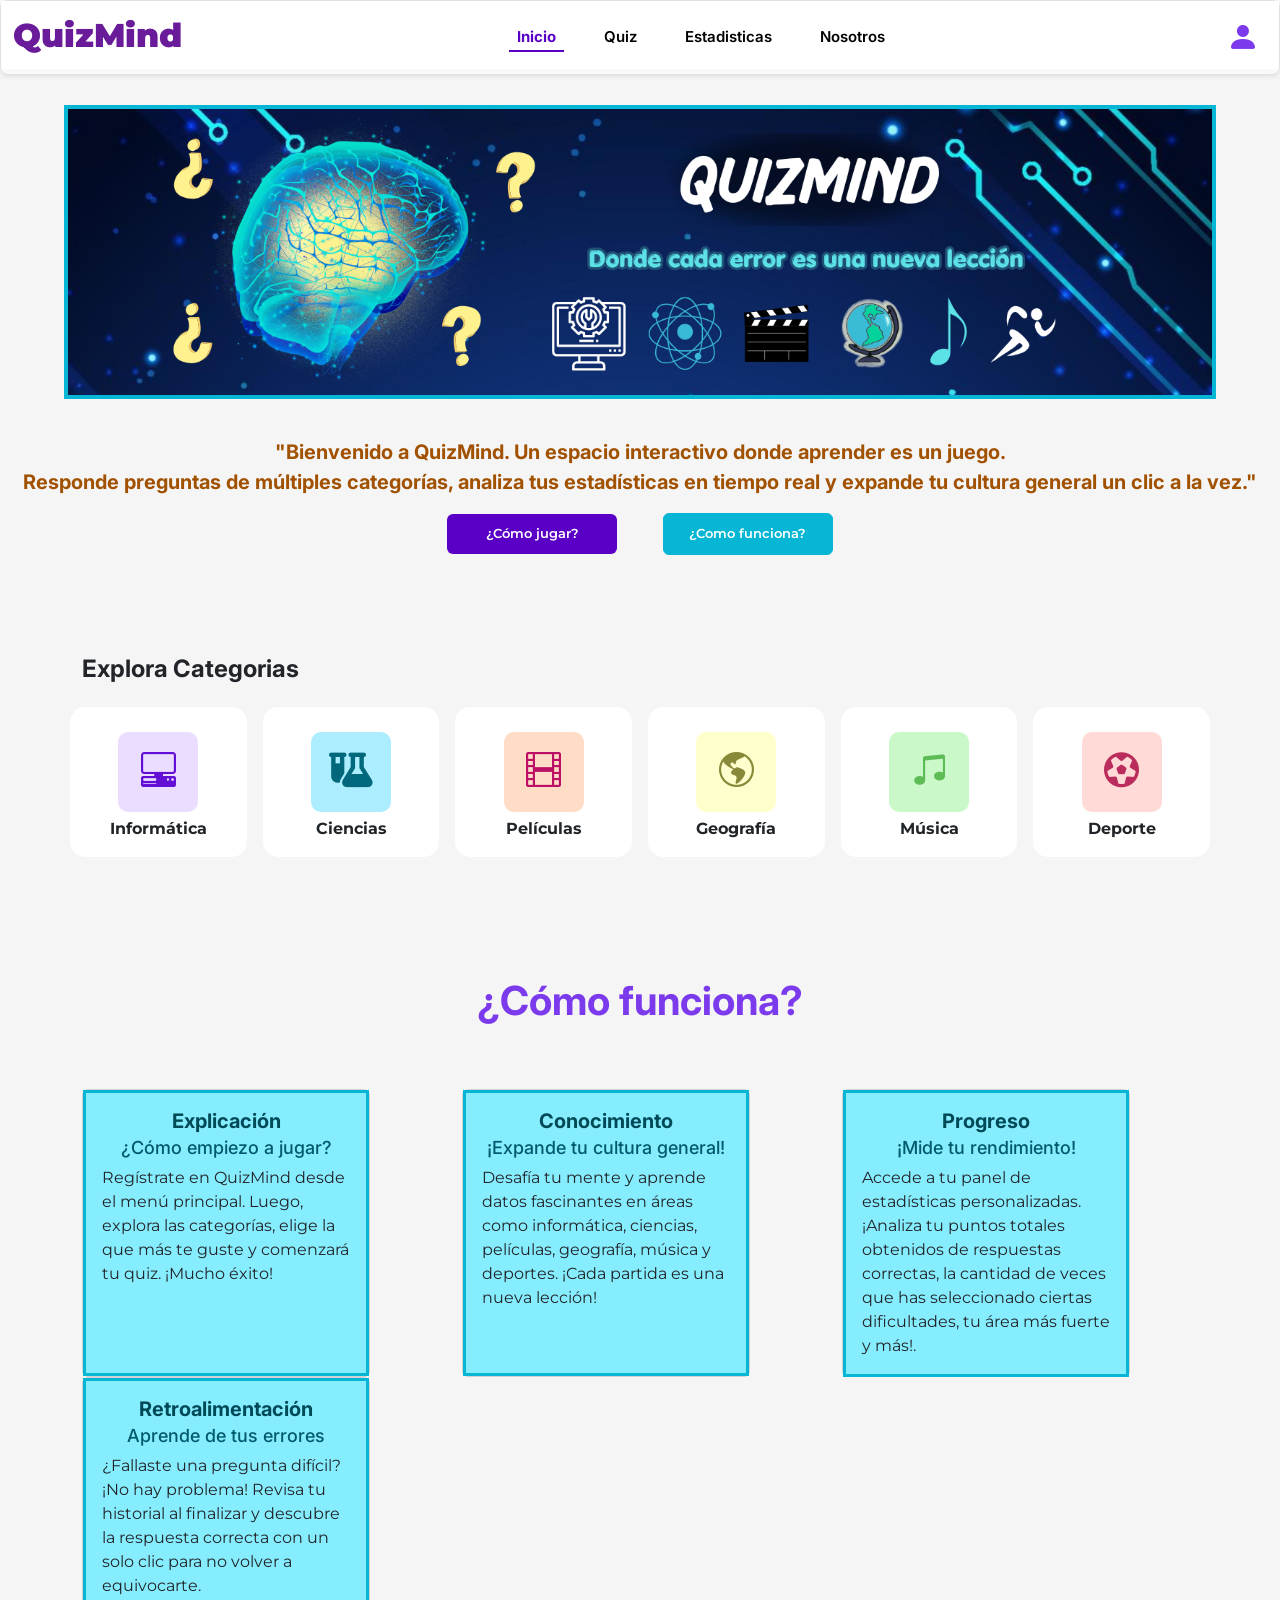
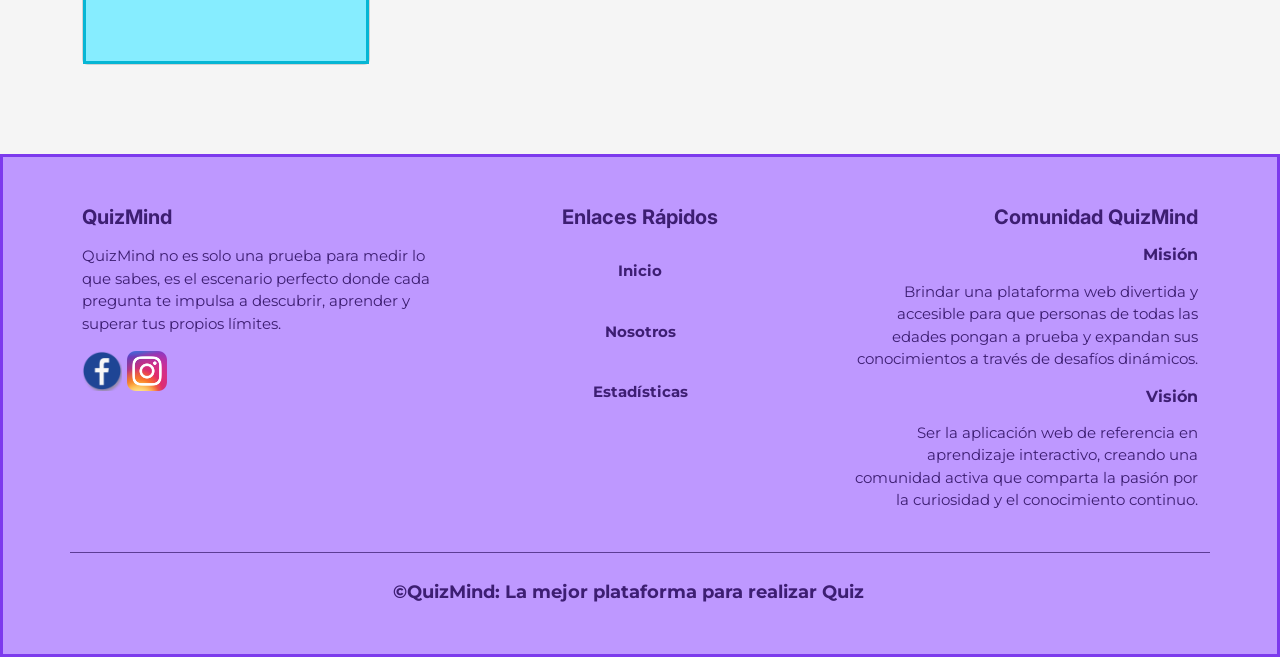
<file: index.html>
<!doctype html>
<html lang="es">
  <head>
    <meta charset="utf-8">
    <meta name="viewport" content="width=device-width, initial-scale=1">
    <title>Index</title>
    <link href="https://cdn.jsdelivr.net/npm/bootstrap@5.3.8/dist/css/bootstrap.min.css" rel="stylesheet" integrity="sha384-sRIl4kxILFvY47J16cr9ZwB07vP4J8+LH7qKQnuqkuIAvNWLzeN8tE5YBujZqJLB" crossorigin="anonymous">
    <link rel="stylesheet" href="/Css/style.css">

    <link rel="stylesheet" href="https://cdn.jsdelivr.net/npm/bootstrap-icons@1.11.3/font/bootstrap-icons.min.css">
    <link rel="stylesheet" href="https://cdnjs.cloudflare.com/ajax/libs/font-awesome/6.5.2/css/all.min.css" />

    <link href="https://fonts.googleapis.com/css2?family=Inter:wght@300;400;600;700&display=swap" rel="stylesheet">
    <link href="https://fonts.googleapis.com/css2?family=Montserrat:wght@400;500;600;700&display=swap" rel="stylesheet">

    <link rel="preconnect" href="https://fonts.googleapis.com">
    <link rel="preconnect" href="https://fonts.gstatic.com" crossorigin>
  </head>
<body>
  <!--Barra de navegación-->
  <nav class="navbar navbar-expand-lg bg-body-tertiary p-0 bg-white border rounded-3 shadow-sm">
    <div class="container-fluid barra-navegacion">
      <a class="navbar-brand m-0" href="/index.html" style="z-index: 2;">
        <h1 class="titulo-principal">QuizMind</h1>
      </a>

      <button style="background-color: white;" class="navbar-toggler" type="button" data-bs-toggle="collapse" data-bs-target="#navbarSupportedContent" aria-controls="navbarSupportedContent" aria-expanded="false" aria-label="Toggle navigation">
        <span class="navbar-toggler-icon"></span>
      </button>
      
      <div class="collapse navbar-collapse" id="navbarSupportedContent">
        
        <div class="flex-lg-fill d-none d-lg-block"></div>

        <ul class="navbar-nav nav-underline mx-auto mb-2 mb-lg-0"> 
          <li class="nav-item texto-color">
            <a class="nav-link mx-2 active link-index" aria-current="page" href="/index.html">Inicio</a>
          </li>
          <li class="nav-item texto-color">
            <a class="nav-link mx-2" id="link-quiz-desde-index" href="#">Quiz</a>
          </li>
          <li class="nav-item texto-color">
            <a class="nav-link mx-2" href="/estadisticas.html">Estadisticas</a>
          </li>
          <li class="nav-item texto-color">
            <a class="nav-link mx-2" href="/nosotros.html">Nosotros</a>
          </li>
        </ul>
        
        <ul class="navbar-nav d-flex align-items-center justify-content-end flex-lg-fill" id="seccion-login"> 
          <li class="nav-item texto-color">
            <a class="nav-link link-opacity-50 link-opacity-100-hover" href="#" data-bs-toggle="modal" data-bs-target="#modalComentarios">
              <i class="bi bi-person-fill fs-2 i-login"></i>
            </a>
          </li>
        </ul>

        <ul class="navbar-nav d-flex align-items-center justify-content-end flex-lg-fill icono-sesionCorrecta" id="icono-sesion-correcta"> 
          <li class="nav-item texto-color">
            <i class="bi bi-person-check-fill fs-2" style="color: #1fb7e9; padding-right: 15px;"></i>
          </li>
        </ul>

      </div>
    </div>
  </nav>

  <!--Modal login: -->
  <div class="modal fade " id="modalComentarios" tabindex="-1" aria-labelledby="modalComentariosLabel" aria-hidden="true">
    <div class="modal-dialog">
      <div class="modal-content text-dark">
        <form id="login">
          <div class="modal-header fondo-titulo">
            <p class="fw-bold titulo-sesion mb-0" id="modalComentariosLabel">Registrate</p>
            <button type="button" class="btn-close" data-bs-dismiss="modal" aria-label="Close"></button>
          </div>
          
          <div class="modal-body">
            <label for="loginUser" class="form-label fw-bold">Usuario</label>
            <input type="text" class="form-control form-control-sm mb-3" id="loginUser" placeholder="Nombre de usuario" name="nombre" required>
            
            <label for="loginEmail" class="form-label fw-bold">Correo electrónico</label>
            <input type="email" class="form-control form-control-sm mb-3" id="loginEmail" placeholder="Correo existente" name="gmail" required>
            
            <label for="loginPassword" class="form-label fw-bold">Contraseña</label>
            <input type="password" class="form-control form-control-sm mb-3" id="loginPassword" placeholder="Contraseña" name="contraseña" required>
          </div>
          
          <div class="modal-footer color-btn">
            <div class="d-grid gap-2 col-10 mx-auto">
              <button type="submit" class="btn btn-md" id="btn-enviar"  style="background-color: #7C3AED; color: white;">Enviar</button>
            </div>
          </div>
        </form>
      </div>
    </div>
  </div>
  <!--Contenedor para eliminar la cuenta-->
  <div id="contenedorModalEliminar"></div>

  <!--Banner-->
  <div class="container-fluid p-0 m-0 d-flex justify-content-center">
    <div class="row">
      <div class="col-12"> 
        <picture>
            <source media="(max-width: 668px)" srcset="/Img/Banner Proyecto Quiz Interactivo.png">
            <img src="/Img/Banner Proyecto Quiz Interactivo.png" class="img-fluid img-banner mx-auto d-block" alt="Banner de QuizMind">
        </picture>
        <p class="banner-description">"Bienvenido a QuizMind. Un espacio interactivo donde aprender es un juego. </br>Responde preguntas de múltiples categorías, 
        analiza tus estadísticas en tiempo real y expande tu cultura general un clic a la vez."</p>
      </div>
      <div class="col-12 text-center">
        <button class="btn1" id="botonQuizRapido">¿Cómo jugar?</button>
        <button class="btn2" id="btn-comofunciona">¿Como funciona?</button> 
      </div>
      <div id="contenedorModal"></div>
    </div>
  </div>
  <!--Contenedor para el mensaje al crearse una cuenta-->
  <div class="seccion-alerta" id="alerta"></div>

  <!--Sección de categorias-->

  <div class="container" id="seccion-categorias">
    <div id="titulo-categorias">
      <h4 style="font-family: Inter, sans-serif;">Explora Categorias</h4>
    </div>
    <div class="row row-cols-7 gap-3 text-center columnas-categorias">

      <div class="col col-categorias justify-content-center">
        <a href="#" class="text-decoration-none text-reset" id="cInformatica">
          <div id="icono1" class="mx-auto seccion-icono">
            <i class="bi bi-pc-display-horizontal icono-diseño"></i>
          </div>
          <div class="categorias-descripcion">
            <p class="mb-0" style="font-family: Montserrat, sans-serif;">Informática</p> 
          </div>
        </a>
      </div>

      <div class="col col-categorias justify-content-center">
        <a href="#" class="text-decoration-none text-reset" id="cCiencia">
          <div id="icono2" class="mx-auto seccion-icono">
            <i class="fa-solid fa-flask-vial icono-diseño"></i>
          </div>

          <div class="categorias-descripcion">
            <p style="font-family: Montserrat, sans-serif;">Ciencias</p>
          </div>
        </a>
      </div>

      <div class="col col-categorias justify-content-center">
        <a href="#" class="text-decoration-none text-reset "id="cPeliculas">
          <div id="icono3" class="mx-auto seccion-icono">
            <i class="bi bi-film icono-diseño"></i>
          </div>

          <div class="categorias-descripcion">
            <p style="font-family: Montserrat, sans-serif;">Películas</p>
          </div>
        </a>
      </div>

      <div class="col col-categorias justify-content-center">
        <a href="#" class="text-decoration-none text-reset "id="cGeografia">
          <div id="icono4" class="mx-auto seccion-icono">
            <i class="bi bi-globe-americas icono-diseño"></i>
          </div>

          <div class="categorias-descripcion">
            <p style="font-family: Montserrat, sans-serif;">Geografía</p>
          </div>
        </a>
      </div>

      <div class="col col-categorias justify-content-center">
        <a href="#" class="text-decoration-none text-reset "id="cMusica">
          <div id="icono5" class="mx-auto seccion-icono">
            <i class="bi bi-music-note-beamed icono-diseño"></i>
          </div>

          <div class="categorias-descripcion">
            <p style="font-family: Montserrat, sans-serif;">Música</p>
          </div>
        </a>
      </div>

      <div class="col col-categorias justify-content-center">
        <a href="#" class="text-decoration-none text-reset "id="cDeportes">
          <div id="icono6" class="mx-auto seccion-icono">
            <i class="fa-regular fa-futbol icono-diseño"></i>
          </div>

          <div class="categorias-descripcion">
            <p style="font-family: Montserrat, sans-serif;">Deporte</p>
          </div>
        </a>
      </div>

    </div>
  </div>

  <!--Contenedor para el Modal de Selección de Dificultad-->
  <div id="contenedorModalDificultad"></div>

  <br><br><br><br><br>

  <!--Sección Como funciona-->
<h1>¿Cómo funciona?</h1>
<div class="container">
  <div class="row contenido-tarjeta">
    <div class="col"> 
      <div class="card"> 
        <div class="card-body">
          <h5 class="card-title">Explicación</h5>
          <h6 class="card-subtitle mb-2">¿Cómo empiezo a jugar?</h6>
          <p class="card-text">Regístrate en QuizMind desde el menú principal. 
            Luego, explora las categorías, elige la que más te guste y comenzará tu quiz. ¡Mucho éxito!
          </p>
        </div>
      </div>
    </div>
    <div class="col">
      <div class="card"> 
        <div class="card-body">
          <h5 class="card-title">Conocimiento</h5>
          <h6 class="card-subtitle mb-2">¡Expande tu cultura general!</h6>
          <p class="card-text">Desafía tu mente y aprende datos fascinantes en áreas como informática, ciencias, películas, geografía, música y deportes. 
            ¡Cada partida es una nueva lección!
          </p>
        </div>
      </div>
    </div>
    <div class="col">
      <div class="card"> 
        <div class="card-body">
          <h5 class="card-title">Progreso</h5>
          <h6 class="card-subtitle mb-2">¡Mide tu rendimiento!</h6>
          <p class="card-text">Accede a tu panel de estadísticas personalizadas. ¡Analiza tu puntos totales obtenidos de respuestas correctas, 
            la cantidad de veces que has seleccionado ciertas dificultades, tu área más fuerte y más!.
          </p>
        </div>
      </div>
    </div>
    <div class="col">
      <div class="card">
        <div class="card-body">
          <h5 class="card-title">Retroalimentación</h5>
          <h6 class="card-subtitle mb-2">Aprende de tus errores</h6>
          <p class="card-text">¿Fallaste una pregunta difícil? ¡No hay problema! Revisa tu historial al finalizar y descubre la respuesta correcta con un 
            solo clic para no volver a equivocarte.
          </p>
        </div>
      </div>
    </div>
  </div>
</div>

<!--Footer-->
<footer class="gradient-footer text-white py-5">
  <div class="container">
    <div class="row g-4 contenido-footer">

      <div class="col col-lg-4">
        <h5 class="fw-bold mb-3 title-1">QuizMind</h5>
        <p class="text-1">QuizMind no es solo una prueba para medir lo que sabes, es el escenario perfecto donde 
          cada pregunta te impulsa a descubrir, aprender y superar tus propios límites.</p>
        <img src="/Img/logo-facebook-sin_fondo.png" alt="img" style="width: 40px;">
        <img src="/Img/logo-ig-sin_fondo.png" alt="img" style="width: 40px;">
      </div>

      <div class="col-lg-4 col-md-3 mb-3 texto-centreado">
          <h5 class="fw-bold mb-3 title-2">Enlaces Rápidos</h5>
          <ul class="list-unstyled links-footer">
            <li class="mb-2"><a href="index.html" class="footer-link link">Inicio</a></li>
            <li class="mb-2"><a href="nosotros.html" class="footer-link link">Nosotros</a></li>
            <li class="mb-2"><a href="estadisticas.html" class="footer-link link">Estadísticas</a></li>
        </ul>
      </div>

      <div class="col-lg-4 col-md-4 texto-final">
        <h5 class="fw-bold mb-3 title-3">Comunidad QuizMind</h5>
        <h6 class="fw-bold mb-3 title-mision-vision">Misión</h6>
        <p class="text-mision-vision">Brindar una plataforma web divertida y accesible para que personas de todas las edades pongan a prueba y 
          expandan sus conocimientos a través de desafíos dinámicos.</p>
        <h6 class="fw-bold mb-3 title-mision-vision">Visión</h6>
        <p class="text-mision-vision">Ser la aplicación web de referencia en aprendizaje interactivo, creando una comunidad activa que comparta la 
          pasión por la curiosidad y el conocimiento continuo.</p>
      </div>

    <hr class="opacity-75">

    <div class="row">
            <div class="col-md-12 text-center">
                <p class="mb-0 mensaje-final-footer">&copy;QuizMind: La mejor plataforma para realizar Quiz</p>
            </div>
    </div>
  </div>
</footer>
  <!--Conexión a bootstrap y js-->
  <script src="https://cdn.jsdelivr.net/npm/bootstrap@5.3.8/dist/js/bootstrap.bundle.min.js" integrity="sha384-FKyoEForCGlyvwx9Hj09JcYn3nv7wiPVlz7YYwJrWVcXK/BmnVDxM+D2scQbITxI" crossorigin="anonymous"></script>
  <script src="/Js/main.js"></script>
</body>
</html>
</file>
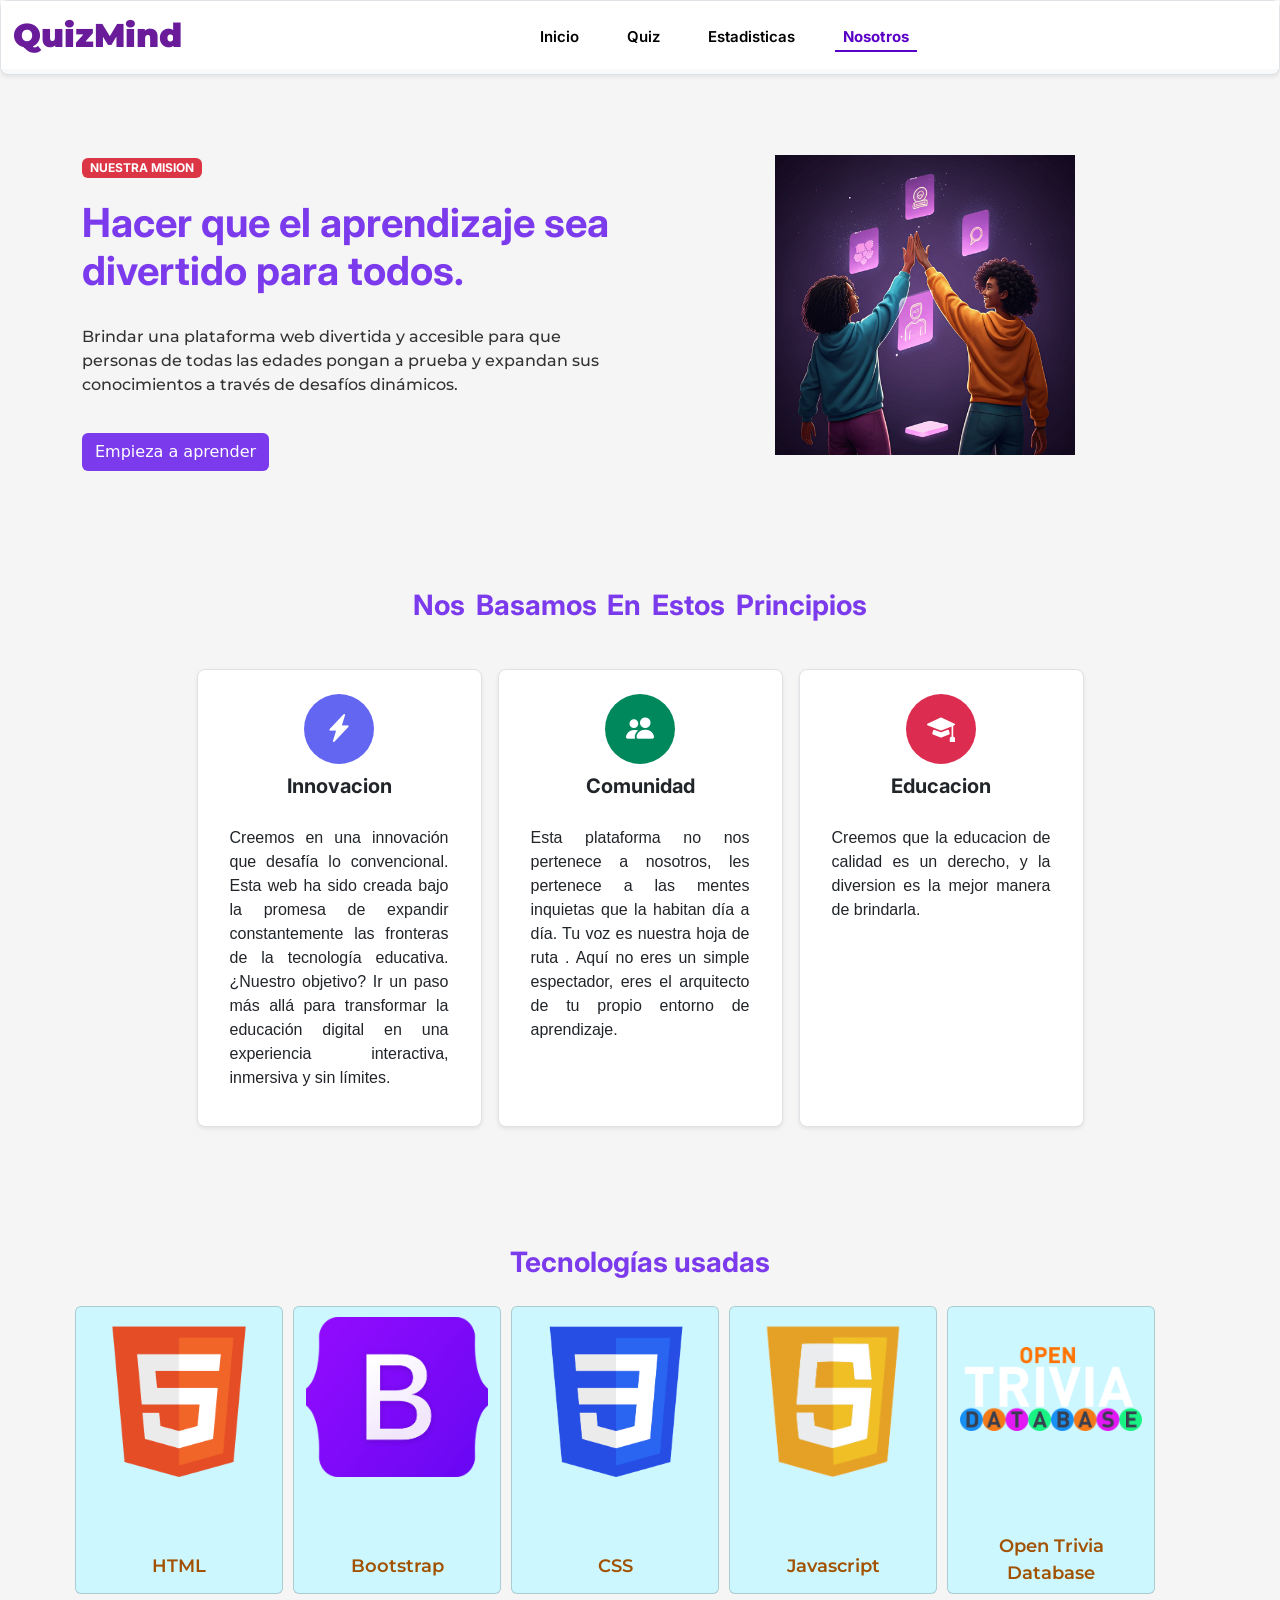
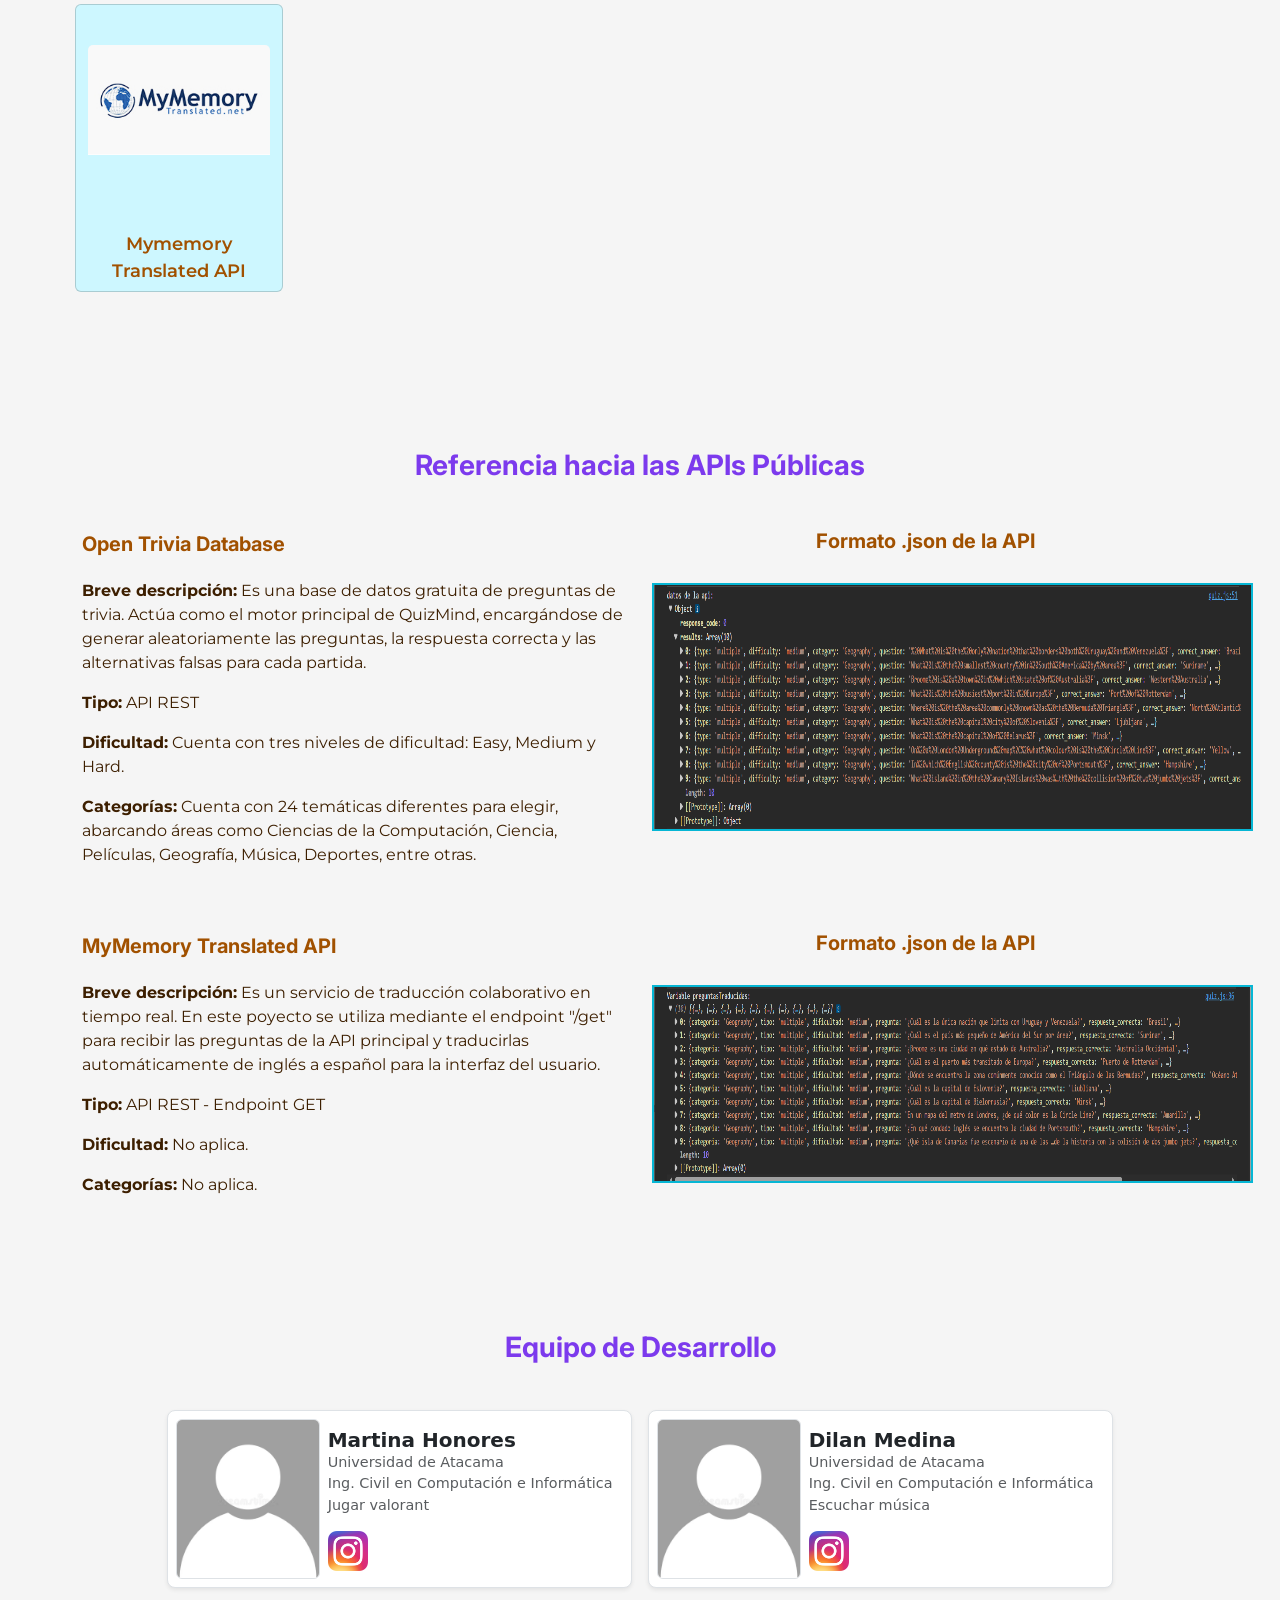
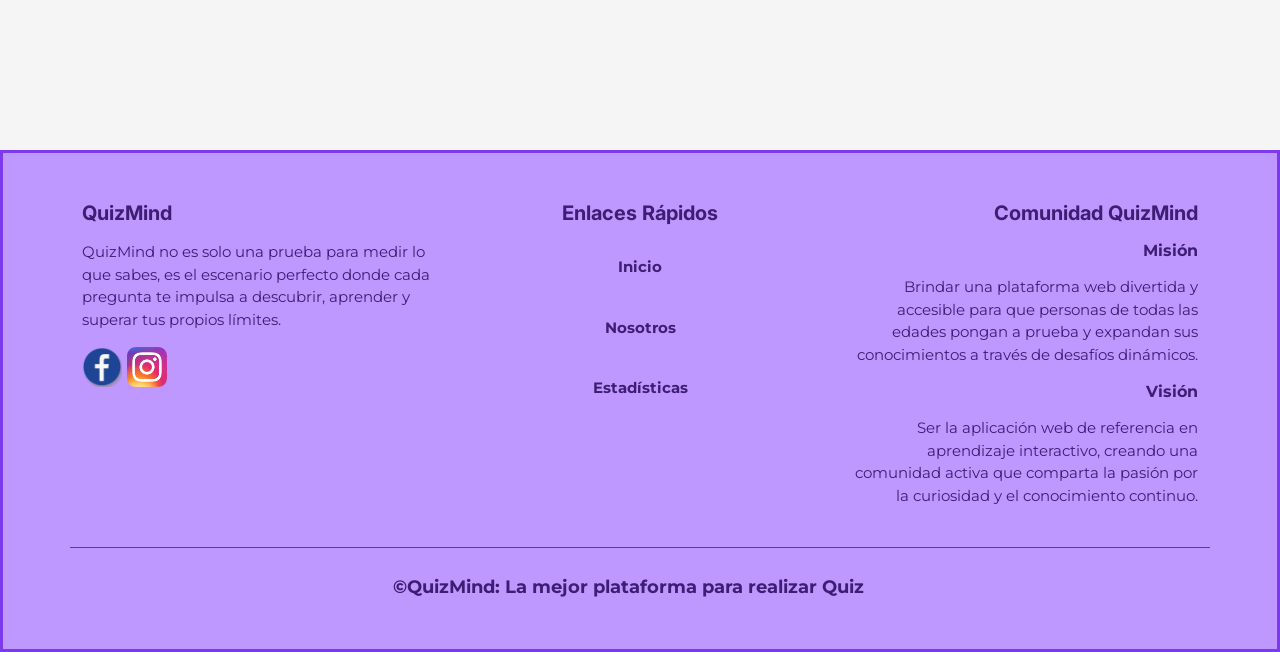
<file: nosotros.html>
<!DOCTYPE html>
<html lang="es">
<head>
  <meta charset="UTF-8">
  <meta name="viewport" content="width=device-width, initial-scale=1.0">
  <title>Nosotros</title>
  <link href="https://cdn.jsdelivr.net/npm/bootstrap@5.3.8/dist/css/bootstrap.min.css" rel="stylesheet" integrity="sha384-sRIl4kxILFvY47J16cr9ZwB07vP4J8+LH7qKQnuqkuIAvNWLzeN8tE5YBujZqJLB" crossorigin="anonymous">
  <link rel="stylesheet" href="/Css/style.css">
  <link rel="stylesheet" href="/Css/nosotros.css">

  <link rel="stylesheet" href="https://cdn.jsdelivr.net/npm/bootstrap-icons@1.11.3/font/bootstrap-icons.min.css">
  <link rel="stylesheet" href="https://cdnjs.cloudflare.com/ajax/libs/font-awesome/6.5.2/css/all.min.css" />

  <link href="https://fonts.googleapis.com/css2?family=Inter:wght@300;400;600;700&display=swap" rel="stylesheet">
  <link href="https://fonts.googleapis.com/css2?family=Montserrat:wght@400;500;600;700&display=swap" rel="stylesheet">

  <link rel="preconnect" href="https://fonts.googleapis.com">
  <link rel="preconnect" href="https://fonts.gstatic.com" crossorigin>
</head>
<body>
  <!--Barra de navegacion-->
  <nav class="navbar navbar-expand-lg bg-body-tertiary p-0 bg-white border rounded-3 shadow-sm">
    <div class="container-fluid barra-navegacion">
      <a class="navbar-brand m-0" href="/index.html" style="z-index: 2;">
        <h1 class="titulo-principal">QuizMind</h1>
      </a>

      <button style="background-color: white;" class="navbar-toggler" type="button" data-bs-toggle="collapse" data-bs-target="#navbarSupportedContent" aria-controls="navbarSupportedContent" aria-expanded="false" aria-label="Toggle navigation">
        <span class="navbar-toggler-icon"></span>
      </button>
      
      <div class="collapse navbar-collapse justify-content-between" id="navbarSupportedContent">
        
        <ul class="navbar-nav nav-underline mx-auto mb-2 mb-lg-0"> 
          <li class="nav-item texto-color">
            <a class="nav-link mx-2  link-index" aria-current="page" href="/index.html">Inicio</a>
          </li>
          <li class="nav-item texto-color">
            <a class="nav-link mx-2" href="/quiz.html">Quiz</a>
          </li>
          <li class="nav-item texto-color">
            <a class="nav-link mx-2" href="/estadisticas.html">Estadisticas</a>
          </li>
          <li class="nav-item texto-color">
            <a class="nav-link mx-2 active" href="/nosotros.html">Nosotros</a>
          </li>
        </ul>
      </div>
    </div>
  </nav>

  <!--Seccion mostrar mision-->
  <div class="container-sm " id="seccion-mision">
    <div class="row" id="seccion-mision-resposividad">
      <div class="col ">
        <span class="badge text-bg-danger title-mision">NUESTRA MISION</span> <!--USAR LA MISMA QUE EN EL FOOTER O VICEVERSA-->
        <h1 class="text-start">Hacer que el aprendizaje sea divertido para todos.</h1>
        <p class="texto-mision">Brindar una plataforma web divertida y accesible para que personas de todas las edades pongan a prueba y 
          expandan sus conocimientos a través de desafíos dinámicos.</p>

        <div class="d-grid gap-2 col-md-6" id="mision-button">
          <a href="index.html"><button class="btn" type="button">Empieza a aprender</button></a>
        </div>
      </div>
      
      <div class="col ">
        <div >
          <img src="/Img/banner mision.png"  alt="img" id="img-mision" class="mx-auto d-block">
        </div>
      </div>
    </div>
  </div>

  <br><br><br><br>

  <!--Seccion de Valores-->
  <div class="container">
    <h3 class="text-center fw-bold tecnologias-title" style="word-spacing: 0.3rem;">Nos Basamos En Estos Principios</h3>
    <br>

    <div class="row gap-3 justify-content-center" id="seccion-principios-responsividad">
      <div class="col-12 col-lg-3 bg-white border rounded-3 shadow-sm text-center">
        <div class="d-flex align-items-center justify-content-center mx-auto mt-4" style="width: 70px; height: 70px; background-color: #6366f1; border-radius: 50%;">
          <i class="bi bi-lightning-charge-fill text-white fs-3"></i>
        </div>
        <h5 class="title-tarjetas">Innovacion</h5>
        
        <p style="text-align: justify; padding: 20px; font-family: Montserrta, sans-serif;">
          Creemos en una innovación que desafía lo convencional. Esta web ha sido creada bajo la promesa de expandir constantemente las fronteras de la tecnología educativa. 
          ¿Nuestro objetivo? Ir un paso más allá para transformar la educación digital en una experiencia interactiva, inmersiva y sin límites.
        </p>
      </div>

      <div class="col-12 col-lg-3 bg-white border rounded-3 shadow-sm text-center">
        <div class="d-flex align-items-center justify-content-center mx-auto mt-4" style="width: 70px; height: 70px; background-color: #00885D; border-radius: 50%;">
          <i class="bi bi-people-fill text-white fs-3"></i>
        </div>
        <h5 class="title-tarjetas">Comunidad</h5>
        
        <p style="text-align: justify; padding: 20px; font-family: Montserrta, sans-serif;">
          Esta plataforma no nos pertenece a nosotros, les pertenece a las mentes inquietas que la habitan día a día. Tu voz es nuestra hoja de ruta
          . Aquí no eres un simple espectador, eres el arquitecto de tu propio entorno de aprendizaje.
        </p>
      </div>
      
      <div class="col-12 col-lg-3 bg-white border rounded-3 shadow-sm text-center">
        <div class="d-flex align-items-center justify-content-center mx-auto mt-4" style="width: 70px; height: 70px; background-color: #DC2C4F; border-radius: 50%;">
          <i class="bi bi-mortarboard-fill text-white fs-3"></i>
        </div>
        <h5 class="title-tarjetas">Educacion</h5>
        
        <p style="text-align: justify; padding: 20px; font-family: Montserrta, sans-serif;">
          Creemos que la educacion de calidad es un derecho, y la diversion es la mejor manera de brindarla.
        </p>
      </div>

    </div>
  </div>

    <br><br><br><br>
    
    <!--Seccion tecnologias usadas-->
    <div class="container">
        <div class="row">
            <div class="col">
                <h3 class="tecnologias-title">Tecnologías usadas</h3>
            </div>
        </div>
        <div class="row fila-tarjetas-tecnologia">
            <div class="card tarjeta-tecnologias">
                <img src="/Img/logo-html.png" class="card-img-top object-fit-cover" alt="Logo HTML">
                <div class="card-body body-tecnologias">
                    <p class="card-text texto-tecnologias">HTML</p>
                </div>
            </div>
            <div class="card tarjeta-tecnologias">
                <img src="/Img/logo-bootstrap.png" class="card-img-top object-fit-cover" alt="Logo Bootstrap">
                <div class="card-body body-tecnologias">
                    <p class="card-text texto-tecnologias">Bootstrap</p>
                </div>
            </div>
            <div class="card tarjeta-tecnologias">
                <img src="/Img/logo-css.png" class="card-img-top object-fit-cover" alt="Logo CSS">
                <div class="card-body body-tecnologias">
                    <p class="card-text texto-tecnologias">CSS</p>
                </div>
            </div>
            <div class="card tarjeta-tecnologias">
                <img src="/Img/logo-js.png" class="card-img-top object-fit-cover" alt="Logo JS">
                <div class="card-body body-tecnologias">
                    <p class="card-text texto-tecnologias">Javascript</p>
                </div>
            </div>
            <div class="card tarjeta-tecnologias">
                <img src="/Img/logo-api-1.png" class="card-img-top img-tecnologias-apis" alt="Logo API principal">
                <div class="card-body body-tecnologias">
                    <p class="card-text texto-tecnologias" id="texto-api-1">Open Trivia Database</p>
                </div>
            </div>
            <div class="card tarjeta-tecnologias">
                <img src="/Img/logo-api-2.jpg" class="card-img-top img-tecnologias-apis" alt="Logo API secundaria">
                <div class="card-body body-tecnologias">
                    <p class="card-text texto-tecnologias" id="texto-api-2">Mymemory Translated API</p>
                </div>
            </div>
        </div>
    </div>


    <br><br><br><br>

    <!--Referencia a la APIs-->
    <div class="container" id="seccion-referencia-resposividad">
        <h3 class="referencia-apis-title text-center">Referencia hacia las APIs Públicas</h3>
        <br>
        <div class="row" >
            <div class="col-12 col-lg-6">
                <p class="fw-bold fs-5 api-title">Open Trivia Database</p>
                <p class="referencia-apis-text"><b>Breve descripción:</b> Es una base de datos gratuita de preguntas de trivia. Actúa como el motor principal de QuizMind, encargándose
                    de generar aleatoriamente las preguntas, la respuesta correcta y las alternativas falsas para cada partida. 
                </p>
                <p class="referencia-apis-text"><b>Tipo:</b> API REST</p>
                <p class="referencia-apis-text"><b>Dificultad:</b> Cuenta con tres niveles de dificultad: Easy, Medium y Hard.</p>
                <p class="referencia-apis-text"><b>Categorías:</b> Cuenta con 24 temáticas diferentes para elegir, abarcando áreas como Ciencias de la Computación, Ciencia, Películas, 
                    Geografía, Música, Deportes, entre otras. 
                </p>
            </div>
            <div class="col-12 col-lg-6">
                <h5 class="json-title">Formato .json de la API</h5>
                <img src="/Img/api-opentriviadb.png" alt="Formato json API Principal" class="img-json">
            </div>
        </div>
        <br><br>
        <div class="row">
            <div class="col-12 col-lg-6">
                <p class="fw-bold fs-5 api-title">MyMemory Translated API</p>
                <p class="referencia-apis-text"><b>Breve descripción:</b> Es un servicio de traducción colaborativo en tiempo real. En este poyecto se utiliza mediante el endpoint "/get"
                    para recibir las preguntas de la API principal y traducirlas automáticamente de inglés a español para la interfaz del usuario. 
                </p>
                <p class="referencia-apis-text"><b>Tipo:</b> API REST - Endpoint GET</p>
                <p class="referencia-apis-text"><b>Dificultad:</b> No aplica.</p>
                <p class="referencia-apis-text"><b>Categorías:</b> No aplica.</p>
            </div>
            <div class="col-12 col-lg-6">
                <h5 class="json-title">Formato .json de la API</h5>
                <img src="/Img/api-mymemorytranslated.png" alt="Formato json API Principal" class="img-json">
            </div>
        </div>
    </div>

    <br><br><br><br>

    <!--Seccion sobre los desarrolladores-->
    <div class="container px-4">
      <h3 class="text-center fw-bold tecnologias-title">Equipo de Desarrollo</h3>
      <br>

      <div class="row gap-3 justify-content-center">
        <div class="col-12 col-md-5 bg-white border rounded-3 shadow-sm p-2">
          <div class="row g-2 align-items-center seccion-equipo-resposividad ">
            <div class="col-4">
              <img src="/Img/equipo-desarrollo.webp" class="img-fluid object-fit-cover border rounded w-100" alt="img">
            </div>
            <div class="col-8" style="font-size: 0.9rem;">
              <h5 class="m-0 fw-bold ">Martina Honores</h5>
              <p class="m-0 text-muted ">Universidad de Atacama</p>
              <p class="m-0 text-muted ">Ing. Civil en Computación e Informática</p>
              <p class="m-0 text-muted">Jugar valorant</p>

              <div class="redes-sociales redsocial1 ">
                <div >
                  <a href="https://www.instagram.com/princess.darks"><img src="/Img/logo-ig-sin_fondo.png" class="img-rrss" alt="Instagram" id="ig2-f"></a>
                </div>
              </div>

            </div>
          </div>
        </div>

        <div class="col-12 col-md-5 bg-white border rounded-3 shadow-sm p-2">
          <div class="row g-2 align-items-center seccion-equipo-resposividad text-nowrap">
            <div class="col-4">
              <img src="/Img/equipo-desarrollo.webp" class="img-fluid object-fit-cover border rounded w-100" alt="img">
            </div>
            <div class="col-8 " style="font-size: 0.9rem;">
              <h5 class="m-0 fw-bold">Dilan Medina</h5>
              <p class="m-0 text-muted">Universidad de Atacama</p>
              <p class="m-0 text-muted">Ing. Civil en Computación e Informática</p>
              <p class="m-0 text-muted">Escuchar música</p>

              <div class="redes-sociales">
                <div >
                  <a href="https://www.instagram.com/by.dylanzz/"><img src="/Img/logo-ig-sin_fondo.png" class="img-rrss" alt="Facebook"></a>
                </div>
              </div>
            </div>
          </div>
        </div>

      </div>
    </div>


    <br><br><br>
    <!--pie de pagina COPIAR Y PEGAR TAL CUAL-->

<footer class="gradient-footer text-white py-5 ">
  <div class="container">
    <div class="row g-4 contenido-footer">
      <!-- Company Info -->
      <div class="col col-lg-4">
        <h5 class="fw-bold mb-3 title-1">QuizMind</h5>
        <p class="text-1">QuizMind no es solo una prueba para medir lo que sabes, es el escenario perfecto donde 
          cada pregunta te impulsa a descubrir, aprender y superar tus propios límites.</p>
        <img src="/Img/logo-facebook-sin_fondo.png" alt="img" style="width: 40px;">
        <img src="/Img/logo-ig-sin_fondo.png" alt="img" style="width: 40px;">
      </div>

      <!-- Quick Links -->
      

      <div class="col-lg-4 col-md-3 mb-3 texto-centreado">
          <h5 class="fw-bold mb-3 title-2">Enlaces Rápidos</h5>
          <ul class="list-unstyled links-footer">
            <li class="mb-2"><a href="index.html" class="footer-link link">Inicio</a></li>
            <li class="mb-2"><a href="nosotros.html" class="footer-link link">Nosotros</a></li>
            <li class="mb-2"><a href="estadisticas.html" class="footer-link link">Estadísticas</a></li>
        </ul>
      </div>

      <!-- Newsletter -->
      <div class="col-lg-4 col-md-4 texto-final">
        <h5 class="fw-bold mb-3 title-3">Comunidad QuizMind</h5>
        <h6 class="fw-bold mb-3 title-mision-vision">Misión</h6>
        <p class="text-mision-vision">Brindar una plataforma web divertida y accesible para que personas de todas las edades pongan a prueba y 
          expandan sus conocimientos a través de desafíos dinámicos.</p>
        <h6 class="fw-bold mb-3 title-mision-vision">Visión</h6>
        <p class="text-mision-vision">Ser la aplicación web de referencia en aprendizaje interactivo, creando una comunidad activa que comparta la 
          pasión por la curiosidad y el conocimiento continuo.</p>
      </div>

    <hr class="opacity-75">

    <!-- Copyright -->
    <div class="row">
            <div class="col-md-12 text-center">
                <p class="mb-0 mensaje-final-footer">&copy;QuizMind: La mejor plataforma para realizar Quiz</p>
            </div>
    </div>
  </div>
</footer>


    <script src="https://cdn.jsdelivr.net/npm/bootstrap@5.3.8/dist/js/bootstrap.bundle.min.js" integrity="sha384-FKyoEForCGlyvwx9Hj09JcYn3nv7wiPVlz7YYwJrWVcXK/BmnVDxM+D2scQbITxI" crossorigin="anonymous"></script>

    
</body>
</html>
</file>
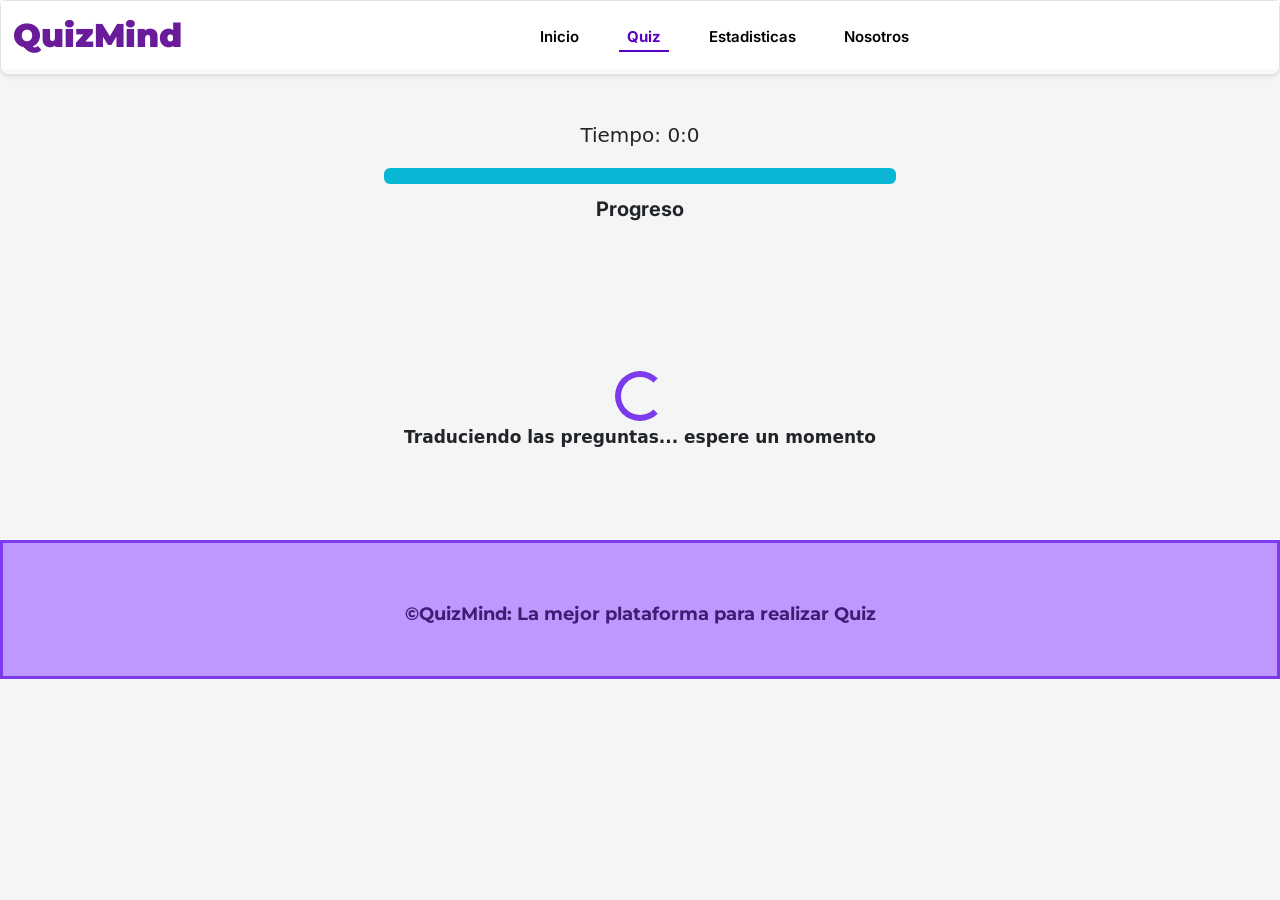
<file: quiz.html>
<!DOCTYPE html>
<html lang="es">
<head>
    <meta charset="UTF-8">
    <meta name="viewport" content="width=device-width, initial-scale=1.0">
    <title>Quiz Interactivo</title>
    <link href="https://cdn.jsdelivr.net/npm/bootstrap@5.3.8/dist/css/bootstrap.min.css" rel="stylesheet" integrity="sha384-sRIl4kxILFvY47J16cr9ZwB07vP4J8+LH7qKQnuqkuIAvNWLzeN8tE5YBujZqJLB" crossorigin="anonymous">
    <link rel="stylesheet" href="/Css/style.css">
    <link rel="stylesheet" href="/Css//quiz.css">

    <link rel="stylesheet" href="https://cdn.jsdelivr.net/npm/bootstrap-icons@1.11.3/font/bootstrap-icons.min.css">
    <link rel="stylesheet" href="https://cdnjs.cloudflare.com/ajax/libs/font-awesome/6.5.2/css/all.min.css" />

    <link href="https://fonts.googleapis.com/css2?family=Inter:wght@300;400;600;700&display=swap" rel="stylesheet">
    <link href="https://fonts.googleapis.com/css2?family=Montserrat:wght@400;500;600;700&display=swap" rel="stylesheet">

    <link rel="preconnect" href="https://fonts.googleapis.com">
    <link rel="preconnect" href="https://fonts.gstatic.com" crossorigin>
</head>
<body>
    <!--Barra de navegacion-->
    <nav class="navbar navbar-expand-lg bg-body-tertiary p-0 bg-white border rounded-3 shadow-sm">
        <div class="container-fluid barra-navegacion">
        <a class="navbar-brand m-0" href="/index.html" style="z-index: 2;">
            <h1 class="titulo-principal">QuizMind</h1>
        </a>

        <button style="background-color: white;" class="navbar-toggler" type="button" data-bs-toggle="collapse" data-bs-target="#navbarSupportedContent" aria-controls="navbarSupportedContent" aria-expanded="false" aria-label="Toggle navigation">
            <span class="navbar-toggler-icon"></span>
        </button>
        
        <div class="collapse navbar-collapse justify-content-between" id="navbarSupportedContent">
            
            <ul class="navbar-nav nav-underline mx-auto mb-2 mb-lg-0"> 
            <li class="nav-item texto-color">
                <a class="nav-link mx-2" aria-current="page" href="/index.html">Inicio</a>
            </li>
            <li class="nav-item texto-color">
                <a class="nav-link mx-2 active" href="/quiz.html">Quiz</a>
            </li>
            <li class="nav-item texto-color">
                <a class="nav-link mx-2" href="/estadisticas.html">Estadisticas</a>
            </li>
            <li class="nav-item texto-color">
                <a class="nav-link mx-2" href="/nosotros.html">Nosotros</a>
            </li>
            </ul>
            
        </div>
        </div>
    </nav>

    <!--Modal login-->
    <div class="modal fade" id="modalComentarios" tabindex="-1" aria-labelledby="modalComentariosLabel" aria-hidden="true">
        <div class="modal-dialog">
            <div class="modal-content text-dark">
                <form>
                <div class="modal-header fondo-titulo">
                    <p class="fw-bold titulo-sesion mb-0" id="modalComentariosLabel">Registrate</p>
                    <button type="button" class="btn-close" data-bs-dismiss="modal" aria-label="Close"></button>
                </div>
                
                <div class="modal-body">
                    <label for="loginUser" class="form-label fw-bold">Usuario</label>
                    <input type="text" class="form-control form-control-sm mb-3" id="loginUser" placeholder="Nombre de usuario" required>
                    
                    <label for="loginEmail" class="form-label fw-bold">Correo electrónico</label>
                    <input type="email" class="form-control form-control-sm mb-3" id="loginEmail" placeholder="Correo existente" required>
                    
                    <label for="loginPassword" class="form-label fw-bold">Contraseña</label>
                    <input type="password" class="form-control form-control-sm mb-3" id="loginPassword" placeholder="Contraseña" required>
                </div>
                
                <div class="modal-footer color-btn">
                    <div class="d-grid gap-2 col-10 mx-auto">
                    <button type="submit" class="btn btn-danger btn-md">Enviar</button>
                    </div>
                </div>
                </form>
            </div>
        </div>
    </div>

    <!--Contenedor para el tiempo-->
    <br><br>
    <div class="container  mx-auto text-center">
        <div class="row">
            <div class="col">
                <h5 tyle="padding-top: 10px;">Tiempo: <span id="spanTiempo">0:0</span></h5> <!---->
            </div>

        </div>
    </div>

    <!--Barra de progreso-->
    <div class="progress" role="progressbar" aria-label="Example with label" aria-valuenow="25" aria-valuemin="0" aria-valuemax="100">
        <div class="progress-bar" id="barraProgreso"></div>
    </div>
    <h6 class="title-progress">Progreso</h6>


    <!--Mensaje: Traduciendo las preguntas-->
    <div class="text-center ocultar-circulo-cargando" id="seccion-cargando" style="margin-top: 150px;"> 
        <div class="spinner-border " role="status" style="color: #7C3AED; width: 50px; height: 50px; font-size: 25px;">
            <span class="visually-hidden">Loading...</span>
        </div> 
        <p class="fw-bold" style="font-size: 17px;">Traduciendo las preguntas... espere un momento</p>
    </div>
    
    <!--Contenedor para la pregunta del quiz-->
    <div class="container" id="seccion-quiz"></div>

    <!--Contenedor para el mensaje: Correcto o Incorrecto-->
    <div id="modalCorrectoIncorrectoError"></div>

    <!--Footer-->
    <footer class="gradient-footer text-white py-5 "> 
        <div class="row">
            <div class="col-md-12 text-center">
                <p class="mb-0 mensaje-final-footer">&copy;QuizMind: La mejor plataforma para realizar Quiz</p>
            </div>
        </div>
    </footer>

    <!--Conexión con bootstrap y su archivo js-->
    <script src="https://cdn.jsdelivr.net/npm/bootstrap@5.3.8/dist/js/bootstrap.bundle.min.js" integrity="sha384-FKyoEForCGlyvwx9Hj09JcYn3nv7wiPVlz7YYwJrWVcXK/BmnVDxM+D2scQbITxI" crossorigin="anonymous"></script>
    <script src="/Js/quiz.js"></script>
</body>
</html>
</file>
<file: Css/style.css>
body{ 
    background-color: #F5F5F5;
}
/*Diseño barra de navegación*/
.linea div{
    border: 1px solid red;
}
.titulo-principal {
    font-family: 'Montserrat', sans-serif !important;
    font-weight: 900;
    color: #6A1B9A; 
    font-size: 33px;
    margin-top: 10px;
}
.barra-navegacion{
    background-color: #ffffff;
    font-size: 15px;
    font-family: Inter, sans-serif;
    font-weight: 600;
    margin-bottom: 5px;
}
.texto-color a{
    color: rgb(0, 0, 0) !important;
}
.nav-underline .nav-link:hover {
    --bs-nav-underline-border-color: #5A00C6 !important; 
    color: #5A00C6 !important; 
}
.nav-underline .nav-link.active {
    --bs-nav-underline-border-color: #5A00C6 !important; 
    color: #5A00C6 !important; 
}
.navbar-nav .nav-link {
    padding-bottom: 2px; 
}
/*Diseño Login*/
.logo-navbar{
    width: 100px; 
    height: 55px; 
    object-position: left;
    border: 3px solid #7C3AED;
    margin-bottom: 1px;
}
.i-login{
    color:#7C3AED;
}

.ocultar-register{
    display: none !important;
}
.icono-sesionCorrecta{
    display: none !important;
}
.seccion-alerta{
    position: fixed;
    top: 20%; 
    left: 50%;
    transform: translate(-50%, -50%); 
    border-radius: 5px;
}

.desactivador-de-alerta{
    display: none !important;
}
/*Diseño boton eliminar usuario*/
.btn-eliminar-usuario{
    padding: 10px 22px; 
    font-size: 14px;
    font-weight: 600; 
    border: none;
    width: 160px;
    margin-top: 3%;
    background-color: #A15100; 
}
.title-eliminar-usuario{
    font-size: 20px;
    font-weight: 600; 
    font-family: Inter, sans-serif;
}
.subtitle-eliminar-usuario{
    font-size: 18px;
    font-weight: 600; 
    font-family: Montserrat, sans-serif;
}
/*Diseño de banner*/
.img-banner{
    width: 90%;
    margin-top: 30px;
    margin-left: 80px;
    border: 4px solid #06B6D4;
}
.banner-description{
    text-align: center;
    margin-top: 3%;
    font-size: 20px;
    font-family: Inter, sans-serif;
    font-weight: bold;
    color:#A15100;
}
.btn1, .btn2 {
    padding: 10px 22px; 
    font-size: 13px;
    font-weight: 600; 
    border: none;
    border-radius: 6px; 
    width: 170px;
    font-family: Montserrat, sans-serif;
}
.btn1 {
    background-color: #5A00C6; 
    color: #ffffff;
    margin-right: 40px;
}
.btn2 {
    background-color: #06B6D4; 
    color: #ffffff;
    border: 1px solid #06B6D4; 
}
.btn1, .btn2 {
    transition: transform 0.2s ease, color 0.2s ease;
}

.btn2:hover, .btn1:hover{
    transform: translateY(-5px);
}

/*Diseño modal de quiz rapido*/
.titulo-modal-btn{
    text-align: center;
    font-family: Inter, sans-serif;
    font-weight: bold;
    color: #630ED4;
}
.btn1-cerrar-modal{
    color: #A15100;
}
.h3-modal-btn{
    text-align: justify;
    font-family: Inter, sans-serif;
    font-weight: bold;
    color: #630ED4;
    margin-top: 3%;
}
.p-modal-btn{
    text-align: justify;
    font-family: Montserrat, sans-serif;
    color: #333;
    margin-top: 3%;
}
.img1-modal{
    width: 10%;
    text-align: justify;
    margin-bottom: 10px;
}
.btn2-cerrar-modal{
    padding: 10px 22px; 
    font-size: 14px;
    font-weight: 600; 
    border-radius: 6px; 
    background-color: #A15100;
}
.img-quiz{
    width: 40%;
    margin-top: 2%;
    margin-bottom: 3%;
    margin-left: 30%;
    border: 3px solid #7C3AED;
    text-align: center;
}
.category-title{
    margin-left: 9%;
    font-family: Arial, Helvetica, sans-serif;
    font-size: 20px;
    font-weight: bold;
    color: #A15100;
}
.question-title{
    text-align: left;
    margin-left: 9%;
    margin-top: 2%;
    color: #7C3AED;
    font-size: 20px;
    font-weight: bold;
}
.alternativa-a{
    background-color: #06B6D4; 
    color: #333;
    border: 1px solid #06B6D4; 
    margin-top: 3%;
    width: 20%;
    font-size: 18px;
    padding: 10px 22px; 
}
.alternativa-a:hover{
    background-color: #A15100;
    color: white;
}
.alternativa-b{
    background-color: #06B6D4; 
    color: #333;
    border: 1px solid #06B6D4; 
    margin-top: 3%;
    margin-left: 5%;
    width: 20%;
    font-size: 18px;
    padding: 10px 22px; 
}
.alternativa-b:hover{
    background-color: #A15100;
    color: white;
}
.alternativa-c{
    background-color: #06B6D4; 
    color: #333;
    border: 1px solid #06B6D4; 
    margin-top: 3%;
    width: 20%;
    font-size: 18px;
    padding: 10px 22px; 

}
.alternativa-c:hover{
    background-color: #A15100;
    color: white;
}
.alternativa-d{
    background-color: #06B6D4; 
    color: #333;
    border: 1px solid #06B6D4; 
    margin-top: 3%;
    margin-left: 5%;
    width: 20%;
    font-size: 18px;
    padding: 10px 22px; 
}
.alternativa-d:hover{
    background-color: #A15100;
    color: white;
}
.saltar{
    padding: 10px 22px; 
    font-size: 14px;
    font-weight: 600; 
    border: none;
    width: 160px;
    margin-left: 39%;
    margin-top: 3%;
    background-color: #7C3AED;
}
.saltar:hover{
    background-color: #06B6D4;;
    color: #333;
}
.siguiente{
    padding: 10px 22px; 
    font-size: 14px;
    font-weight: 600; 
    border: none;
    width: 160px;
    margin-top: 3%;
    background-color: #7C3AED; 
}
.siguiente:hover{
    background-color: #06B6D4;;
    color: #333;
}
#seccion-categorias{
    margin-top: 100px;
    
}
.col-categorias{
    background-color: white;
    border-radius: 15px;
}
.seccion-icono{
    width: 80px;
    height: 80px;
    border-radius: 10px;
    padding-top: 13px;
    margin-top: 25px;
}

.categorias-descripcion p{
    font-weight: bold;
}
.categorias-descripcion{
    margin-top: 5px;
}

#icono1{
    font-size: 35px;
    color: #630ED4;
    background-color: #EADDFF;
}
#icono2{
    font-size: 35px;
    color: #00687A;
    background-color: #ACEDFF;
}
#icono3{
    font-size: 35px;
    color: #bb1066;
    background-color: #FFDCC6;
}
#icono4{
    font-size: 35px;
    color: #89893a;
    background-color: #ffffcd;
}
#icono5{
    font-size: 35px;
    color: #5dbc56;
    background-color: #cbf8c8 ;
}
#icono6{
    font-size: 35px;
    color: #BA2C5C;
    background-color: #FFDAD6;
}

#titulo-categorias h4{
    font-weight: bold;
    padding-bottom: 15px;
}
/*Diseño modal de dificultades*/
.col-dificultad{
    background-color: #EADDFF;
    border: 3px solid #630ED4;
    margin: 15px;
}
.p-dificultad{
    text-align: center;
    font-family: Inter, sans-serif;
    font-weight: bold;
    font-size: 30px;
    color: #7C3AED;
}
.seccion-dificultad{
    text-align: center;
    width: 120px;
    height: 120px;
    border-radius: 10px;
    padding-top: 13px;
    margin-top: 25px;
}
.iconos-dificultad{
    font-size: 60px;
    font-weight: bold;
    color:#06B6D4;
}
/*Diseño seccion ¿como funciona?*/
h1{
    text-align: center;
    margin-bottom: 5%;
    font-family: Inter, sans-serif;
    font-weight: bold;
    color: #7C3AED;
}
.card{
    width: 18rem;
    height: 18rem;
}
.card-body{
    background-color: #86edff;
    border: 3px solid #06B6D4;
    height: 18rem;
}
.card-title{
    font-family: Inter, sans-serif;
    font-weight: bold;
    text-align: center;
    color: #004956;
}
.card-subtitle{
    font-family: Inter, sans-serif;
    text-align: center;
    color: #005a6a;
    font-size: 18px;
}
.card-text{
    font-family: Montserrat, sans-serif;
}
/*Diseño footer AÑADIR*/
footer{
    margin-top: 7%;
    background-color: #be98ff;
    border: 3px solid #7C3AED;
    padding: 15px;
}
footer > *{
    justify-content: center;
    align-items: center;
}
.img-footer{
    width: 155px; 
    height: 105px; 
    object-position: left;
    border: 3px solid #7C3AED;
}
.links-footer{
    justify-content: center;
    align-items: center;
    text-decoration: none;
    color: #3d1e72;
    font-family: Arial, Helvetica, sans-serif;
    font-size: 18px;
    font-weight: bold;
} /*HASTA AQUI*/
.rrss{
    justify-content: center;
    align-items: center;
}
.img-rrss{
    width: 40px; 
    height: 40px; 
    object-fit: contain; 
}
#ig1{
    margin-right: 10px;
    margin-left: 90px;
}
#ig2{
    margin-right: 10px;
    margin-left: 90px;
}
.h5-footer, .p-footer{
    margin-top: 10px;
    text-align: center;
    font-family: Arial, Helvetica, sans-serif;
    color: #3d1e72;
}
.h5-footer{
    font-weight: bold;
}
.p-footer{
    font-size: 18px;
}

.ocultar_categorias_quiz{
    display: none !important;
}

.seccion-categoria{
    cursor: pointer; 
}
/*Diseño para la parte de resumen de resultados del quiz*/
.results {
    text-align: center;
}

.result-icon {
    font-size: 4rem;
    margin-bottom: 20px;
}

.score {
    font-size: 2rem;
    font-weight: bold;
    margin-bottom: 20px;
}

.ocultar-circulo-cargando{
    display: none;
}
/* Diseño footer */
.gradient-footer {
    background-color: #be98ff;
    color: #3d1e72 !important;
}

.link{
    color: #3d1e72 !important;
}

.footer-link {
    color: rgba(255, 255, 255, 0.8);
    text-decoration: none;
    transition: color 0.3s ease;
}


.newsletter-input {
    background: rgba(255, 255, 255, 0.1);
    border: 1px solid rgba(255, 255, 255, 0.2);
    color: white;
}

.texto-final{
    text-align: end;
}
.texto-centreado{
    text-align: center;
}
.title-1{
    text-align: left;
    font-family: Inter, sans-serif;
}
.text-1{
    text-align: left;
    font-family: Montserrat, sans-serif;
    font-size: 15px;
}
.title-2{
    text-align: center;
    font-family: Inter, sans-serif;
}
.links-footer{
    font-family: Montserrat, sans-serif;
    font-size: 15px;
}
.links-footer > *{
    padding: 15px;
}
.title-3{
    text-align: right;
    font-family: Inter, sans-serif;
}
.title-mision-vision{
    text-align: right;
    font-family: Montserrat, sans-serif;
}
.text-mision-vision{
    text-align: right;
    font-family: Montserrat, sans-serif;
    font-size: 15px;
}
.mensaje-final-footer{
    font-family: Montserrat, sans-serif;
    font-size: 18px;
    font-weight: bold;
    margin-top: 10px;
} 
/* Responsividad */
@media (max-width: 576px){
    .columnas-categorias{
        display: grid;
        grid-template-columns: 40% 40%;
        justify-content: center;
    }
    #titulo-categorias{
        text-align: center;
    }
    .contenido-tarjeta{
        display: grid;
        grid-template-columns: auto;
        justify-content: center;
        gap: 15px;
    }
    .texto-centreado{
        text-align: start;
        margin-top: 50px;
    }
    .texto-final{
        text-align: start;
    }
}
</file>
<file: Css/nosotros.css>
/*seccion mision principal nosotros*/
#seccion-mision{
    margin-top: 80px;
}

#img-mision{
    margin-left: 200px;
    width: 300px;
    height: 300px;
}

#seccion-mision h1{
    margin-top: 20px;
}
.title-mision{
    font-family: Inter, sans-serif;
}
#seccion-mision p{
    margin-top: 30px;
}
.texto-mision{
    font-family: Montserrat, sans-serif;
    font-weight: 500;
    color: #333;
}
#mision-button{
    padding-top: 20px;
}
#mision-button button{
    background-color: #7C3AED;
    color: white;
}

/*Diseño tarjetas de valores*/
.title-tarjetas{
    font-family: Inter, sans-serif;
    font-weight: bold;
    margin-top: 10px;
}

/*diseño tecnologias utilizadas*/
.tecnologias-title{
    text-align: center;
    margin: 2%; /*CAMBIAR MARGIN*/
    font-family: Inter, sans-serif;
    font-weight: bold;
    color:#7C3AED;
}
.fila-tarjeta-tecnologias > *{
    align-items: center;
    border: none;
}
.tarjeta-tecnologias{ /*CAMBIAR COLOR DE LAS TARJETAS*/
    width: 13rem;
    background-color: #cdf7ff;
    margin: 5px;
}
.card-img-top{
    background-color: #cdf7ff;
    margin-top: 10px;
}
.object-fit-cover{
    height: 160px;
}
.body-tecnologias{
    height: 10%;
    margin-top: 60px;
    border: none;
    background-color: #cdf7ff;
}
.img-tecnologias-apis{
    margin-top: 40px;
}
.texto-tecnologias{
    text-align: center;
    font-size: 18px;
    font-weight: 600;
    color: #A15100;
    font-family: Montserrat, sans-serif;
    background-color: #cdf7ff;
}
#texto-api-1{
    margin-top: 26px; /*CAMBIAR MARGIN*/
}
/*diseño referencia a las apis publicas*/
.referencia-apis-title{
    margin-top: 5%;
    margin-bottom: 2%;
    text-align: center;
    color:#7C3AED;
    font-family: Inter, sans-serif;
    font-weight: bold;
}
.referencia-apis-text{
    color:#3d1f00; /*NUEVO COLOR PARA LAS LETRAS */
    font-family: Montserrat, sans-serif;
}
.api-title{
    margin-bottom: 20px;
    font-family: Inter, sans-serif;
    font-weight: bold;
    color: #A15100;
}
.json-title{
    text-align: center;
    margin-bottom: 20px;
    font-family: Inter, sans-serif;
    font-weight: bold;
    color: #A15100;
}
.img-json{
    width: 110%;
    height: 70%;
    margin-top: 10px;
    margin-bottom: 10px;
    border: 2px solid #06B6D4;
}
/*Diseño footer AÑADIR DE AQUI PARA ABAJO ANTES DE @MEDIA*/
.title-1{
    text-align: left;
    font-family: Inter, sans-serif;
}
.text-1{
    text-align: left;
    font-family: Montserrat, sans-serif;
    font-size: 15px;
}
.title-2{
    text-align: center;
    font-family: Inter, sans-serif;
}
.links-footer{
    font-family: Montserrat, sans-serif;
    font-size: 15px;
}
.links-footer > *{
    padding: 15px;
}
.title-3{
    text-align: right;
    font-family: Inter, sans-serif;
}
.title-mision-vision{
    text-align: right;
    font-family: Montserrat, sans-serif;
}
.text-mision-vision{
    text-align: right;
    font-family: Montserrat, sans-serif;
    font-size: 15px;
}
.mensaje-final-footer{
    font-family: Montserrat, sans-serif;
    font-size: 18px;
    font-weight: bold;
    margin-top: 10px;
}
@media (max-width: 576px){
    #seccion-mision-resposividad{
        display: grid;
        grid-template-columns: 95%;
        justify-content: center;
    }
    #seccion-mision-resposividad img{
        margin-top: 30px;
    }
    
    #seccion-principios-responsividad{
        padding-left: 25px;
        padding-right: 25px;
    }
    .fila-tarjetas-tecnologia{
        justify-content: center;
        margin-top: 20px;
        display: grid;
        grid-template-columns: 40% 40%;
        gap: 15px;
    }
    #seccion-mision{
        margin-top: 30px;
    }
    #seccion-referencia-resposividad{
        padding-left: 25px;
        padding-right: 25px;
    }
    .redes-sociales{
        display: grid;
        grid-template-columns: 20px 20px;
        margin-top: 15px;
    }
    #ig2{
        margin-left: 75px;
    }
    #ig2-f{
        margin-left: 25px;
    }


}

@media screen and (min-width: 876px){
    .redes-sociales{
        display: grid;
        grid-template-columns: auto auto;
        justify-content: start !important;
        margin-top: 15px;
    }
    #ig2{
        margin-left: 20px ;
    }

}
</file>
<file: Css/quiz.css>
/* Diseño barra de progreso */
.progress{ 
    width: 40%;
    background-color:#06B6D4;
    margin: 1% auto;
}
.progress-bar{ /* */
    color: white;
    background-color:#A15100;
    height: 100%;
}
.title-progress{
    text-align: center;
    margin: auto;
    font-family: Inter, sans-serif;
    font-size: 20px;
    font-weight: bold;
}
/* Diseño de la pregunta del quiz */
.tarjeta-quiz{
    width: 100%;
    height: 100%;
    padding: 20px;
    margin-top: 30px;
    border: 2px solid #06B6D4;
    background-color: #cdf7ff;
}
.img-quiz{
    width: 50%; 
    margin: 2% 25%;
    border: 3px solid #7C3AED;
}
.category-title{
    margin-left: 9%;
    font-family: Arial, Helvetica, sans-serif;
    font-size: 20px;
    font-weight: bold;
    color: #A15100;
    font-family: Inter, sans-serif;
}
.question-title{
    text-align: left;
    margin-left: 9%;
    margin-top: 2%;
    color: #7C3AED;
    font-size: 20px;
    font-weight: bold;
    font-family: Inter, sans-serif;
}
.alternativa-a{
    background-color: #06B6D4; 
    color: #333;
    border: 1px solid #06B6D4; 
    margin-top: 3%;
    width: 20%;
    font-size: 18px;
    padding: 10px 22px; 
    font-family: Montserrat, sans-serif;
    font-weight: 500;
}
.alternativa-a:hover{
    background-color: #A15100;
    color: white;
}
.alternativa-b{
    background-color: #06B6D4; 
    color: #333;
    border: 1px solid #06B6D4; 
    margin-top: 3%;
    margin-left: 5%;
    width: 20%;
    font-size: 18px;
    padding: 10px 22px; 
    font-family: Montserrat, sans-serif;
    font-weight: 500;
}
.alternativa-b:hover{
    background-color: #A15100;
    color: white;
}
.alternativa-c{
    background-color: #06B6D4; 
    color: #333;
    border: 1px solid #06B6D4; 
    margin-top: 3%;
    width: 20%;
    font-size: 18px;
    padding: 10px 22px; 
    font-family: Montserrat, sans-serif;
    font-weight: 500;
}
.alternativa-c:hover{
    background-color: #A15100;
    color: white;
}
.alternativa-d{
    background-color: #06B6D4; 
    color: #333;
    border: 1px solid #06B6D4; 
    margin-top: 3%;
    margin-left: 5%;
    width: 20%;
    font-size: 18px;
    padding: 10px 22px; 
    font-family: Montserrat, sans-serif;
    font-weight: 500;
}
.alternativa-d:hover{
    background-color: #A15100;
    color: white;
}
.saltar{
    padding: 10px 22px; 
    font-size: 14px;
    font-weight: 600; 
    font-family: Montserrat, sans-serif;
    border: none;
    width: 160px;
    margin-top: 3%;
    background-color: #7C3AED;
}
.saltar:hover{
    background-color: #06B6D4;;
    color: #333;
}
.siguiente{
    padding: 10px 22px; 
    font-size: 14px;
    font-weight: 600; 
    font-family: Montserrat, sans-serif;
    border: none;
    width: 160px;
    margin-top: 3%;
    background-color: #7C3AED; 
}
.siguiente:hover{
    background-color: #06B6D4;
    color: #333;
}
/*Clases para mostrar/ocultar el mensaje "Traduciendo preguntas" */
#mostrar-mensaje{
    display: block;
}
.ocultar-circulo-cargando{
    display: none;
}
/*Diseño de la parte de resultados del quiz*/
.results {
    text-align: center;
}

.result-icon {
    font-size: 4rem;
    margin-bottom: 20px;
}

.score {
    font-size: 2rem;
    font-weight: bold;
    margin-bottom: 20px;
}
.salir{
    padding: 10px 22px; 
    font-size: 14px;
    font-weight: 600; 
    border: none;
    width: 160px;
    margin-top: 3%;
    background-color: #7C3AED;
}
.intentarOtraVez{
    padding: 10px 22px; 
    font-size: 14px;
    font-weight: 600; 
    border: none;
    width: 160px;
    margin-top: 3%;
    background-color: #7C3AED;
}
/*Diseño Footer*/
.mensaje-final-footer{
    font-family: Montserrat, sans-serif;
    font-size: 18px;
    font-weight: bold;
    margin-top: 10px;
} 
/*Responsividad*/
@media (max-width: 578px){
    .siguiente, .saltar{
        margin-left: 140px;
    }
    .alternativa-a, .alternativa-b, .alternativa-c, .alternativa-d{
        width: 100%;
    }
    .alternativa-b, .alternativa-d{
        margin-left: 0px;
    }
}
</file>
